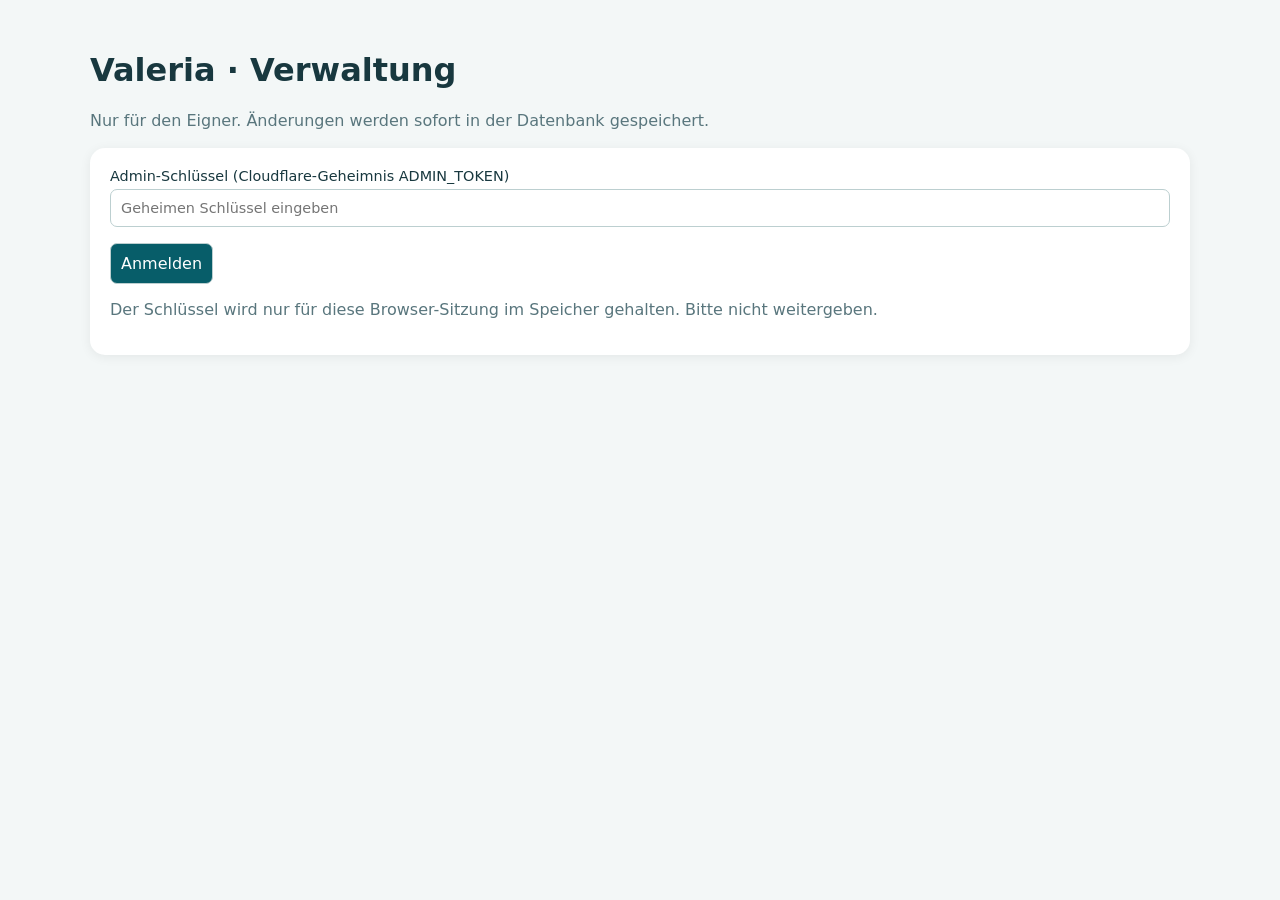
<file: admin.html>
<!doctype html><html lang="de"><head><meta charset="utf-8"><meta name="viewport" content="width=device-width,initial-scale=1"><meta name="robots" content="noindex,nofollow"><title>Valeria – Verwaltung</title><style>body{font:16px system-ui;background:#f3f7f7;color:#18383f;margin:0}main{max-width:1100px;margin:auto;padding:30px 18px}h1{font-size:2rem}.panel{background:white;padding:20px;border-radius:15px;margin:18px 0;box-shadow:0 2px 12px #0001}input,select,button{font:inherit;padding:10px;border:1px solid #bccfd0;border-radius:7px}input{max-width:100%;box-sizing:border-box}button{background:#075d69;color:white;cursor:pointer}button.secondary{background:white;color:#075d69}button:disabled{opacity:.5}.fields{display:grid;grid-template-columns:repeat(auto-fit,minmax(155px,1fr));gap:12px}label{display:flex;flex-direction:column;gap:5px;font-size:.9rem}table{border-collapse:collapse;width:100%}td,th{padding:10px;text-align:left;border-bottom:1px solid #dce5e6}th{font-size:.8rem}.scroll{overflow:auto}.actions{display:flex;gap:8px;flex-wrap:wrap}.muted{color:#59767d}.error{color:#b22}.success{color:#176a39}section[hidden]{display:none}</style></head><body><main><h1>Valeria · Verwaltung</h1><p class="muted">Nur für den Eigner. Änderungen werden sofort in der Datenbank gespeichert.</p><div class="panel" id="login"><label>Admin-Schlüssel (Cloudflare-Geheimnis ADMIN_TOKEN)<input id="token" type="password" autocomplete="off" placeholder="Geheimen Schlüssel eingeben"></label><p><button id="connect">Anmelden</button></p><p class="muted">Der Schlüssel wird nur für diese Browser-Sitzung im Speicher gehalten. Bitte nicht weitergeben.</p></div><p id="notice" role="status"></p><section id="workspace" hidden><div class="panel"><h2>E-Mail-Versand testen</h2><p>Sendet eine Testnachricht ausschließlich an deine hinterlegte iCloud-Adresse.</p><button id="mailTest" type="button">Test-E-Mail senden</button></div><div class="panel"><div class="actions"><h2 style="flex:1">Törns</h2><button id="add" class="secondary">+ Neuer Törn</button><button id="refresh" class="secondary">Aktualisieren</button></div><div class="scroll"><table><thead><tr><th>Datum</th><th>Törn</th><th>Preis</th><th>Freie Kojen</th><th>Öffentlich</th><th></th></tr></thead><tbody id="tripRows"></tbody></table></div></div><div class="panel" id="editor" hidden><h2 id="editTitle">Törn bearbeiten</h2><form id="tripForm"><div class="fields"><label>Titel DE<input name="title_de" required maxlength="200"></label><label>Title EN<input name="title_en" maxlength="200"></label><label>Название RU<input name="title_ru" maxlength="200"></label><label>Start<input name="start_date" type="date" required></label><label>Ende<input name="end_date" type="date" required></label><label>Preis €<input name="price_eur" type="number" min="0" max="100000" required></label><label>Online-Kontingent (inkl. bestätigter Buchungen)<select name="available_places"><option value="">Bitte festlegen</option><option>0</option><option>1</option><option>2</option><option>3</option><option>4</option></select></label><label>Veröffentlicht<select name="published"><option value="1">Ja</option><option value="0">Nein</option></select></label></div><p class="actions"><button type="submit">Speichern</button><button class="secondary" type="button" id="cancel">Abbrechen</button></p></form></div><div class="panel"><h2>Buchungsanfragen</h2><p class="muted">Lege pro Törn zunächst das Online-Kontingent fest: die Plätze, die für neue Onlinebuchungen zur Verfügung stehen. Bestätigte Onlinebuchungen werden davon automatisch abgezogen; Stornierungen geben sie wieder frei. Bereits außerhalb der Webseite belegte Plätze vorher abziehen. Anfragen belegen noch keine Plätze. Du bestätigst jede Buchung persönlich; Zahlungen stimmst du mit den Gästen ab.</p><div class="scroll"><table><thead><tr><th>Eingang</th><th>Gast</th><th>Törn</th><th>Personen</th><th>Typ</th><th>Status</th><th></th></tr></thead><tbody id="requestRows"></tbody></table></div></div></section></main><script src="admin.js?v=booking-1"></script></body></html>
</file>
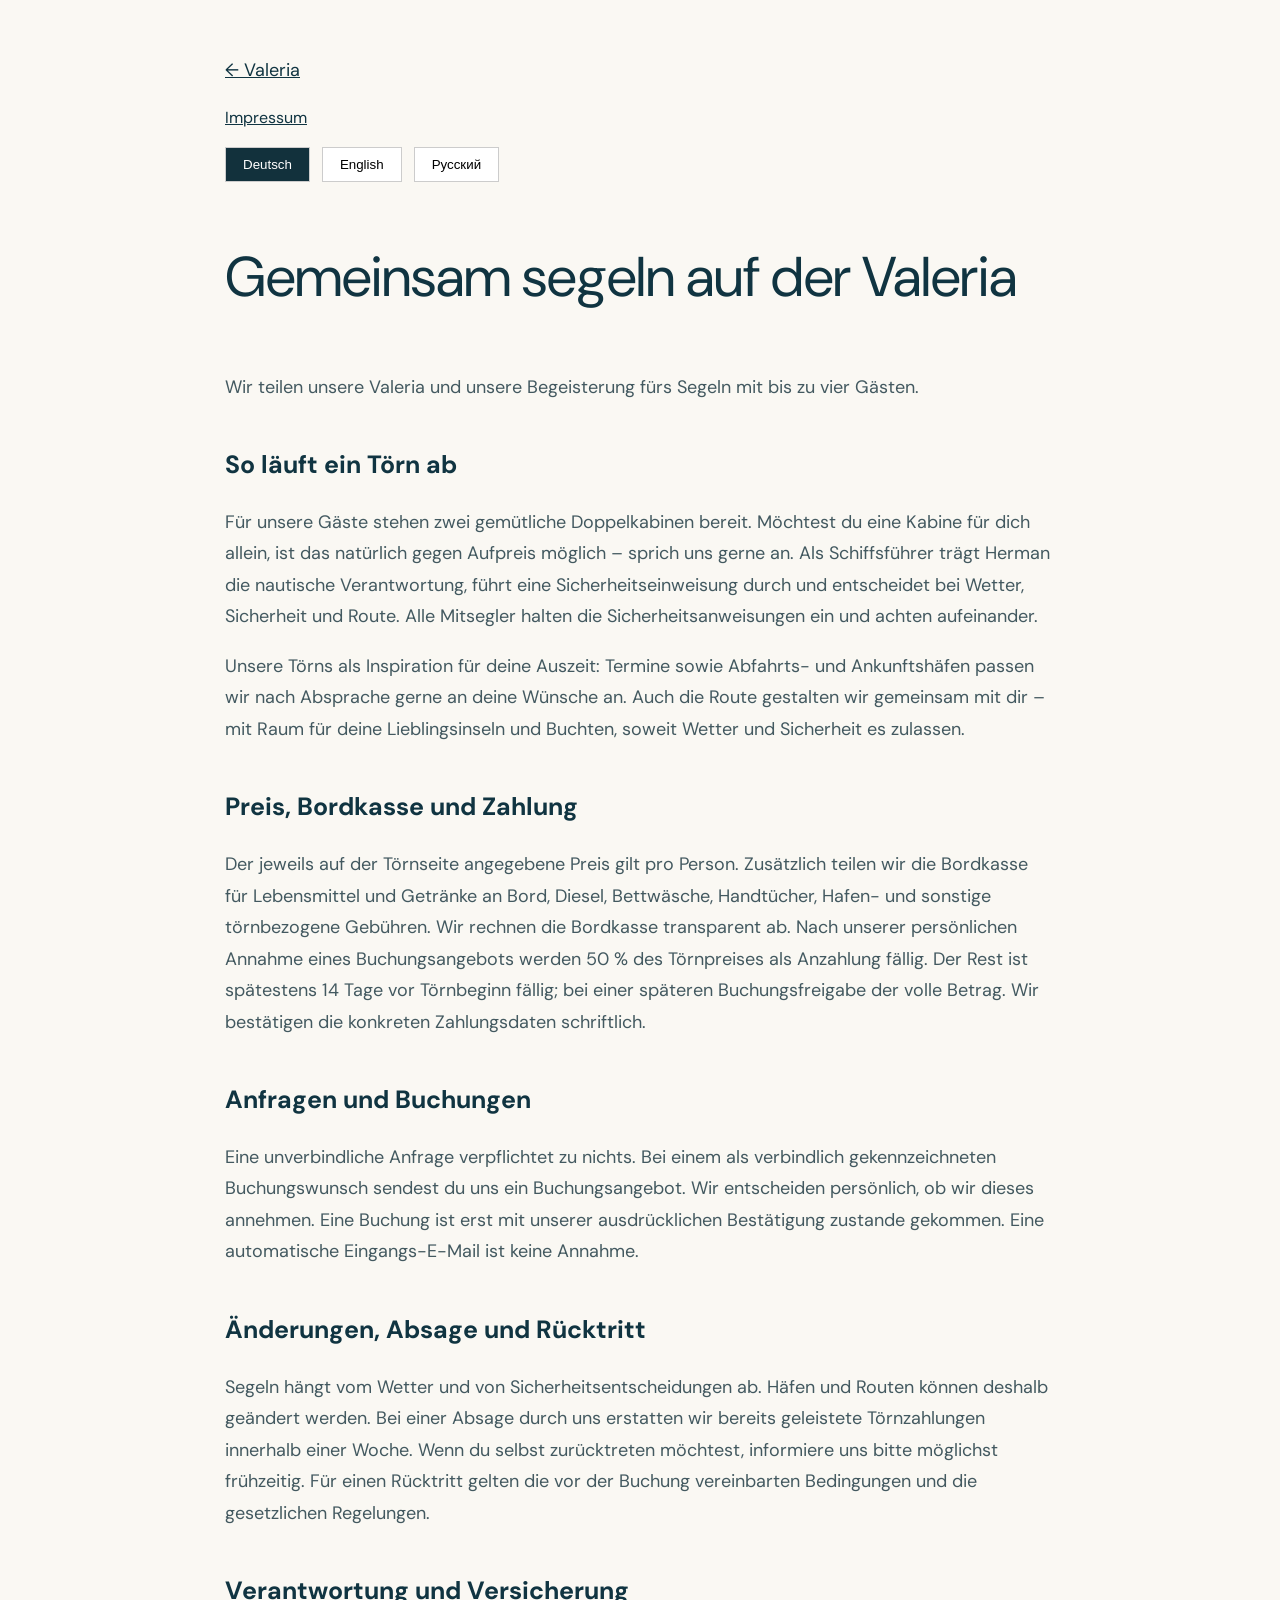
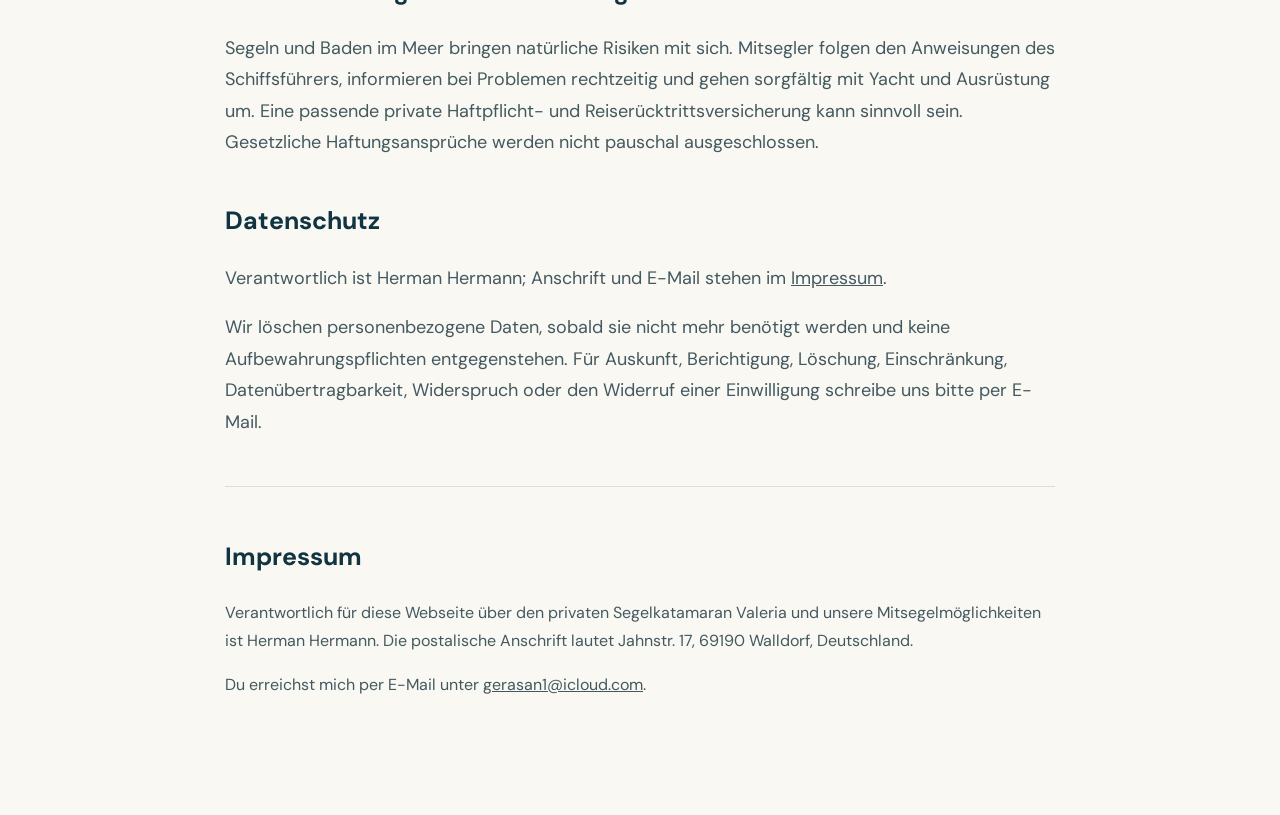
<file: legal.html>
<!doctype html><html lang="de"><head><meta charset="utf-8"><meta name="viewport" content="width=device-width,initial-scale=1"><meta name="robots" content="noindex, follow"><title>Valeria – Mitsegelregeln, Datenschutz & Impressum</title><link rel="stylesheet" href="styles.css"><style>.legal-wrap{max-width:880px;margin:auto;padding:55px 25px 100px}.legal-wrap h1{font-size:clamp(32px,5vw,56px);font-weight:400}.legal-wrap h2{font-size:25px;margin-top:40px}.legal-wrap p,.legal-wrap li{line-height:1.75;color:#435960}.legal-wrap a{text-decoration:underline}.notice-box{background:#f2eadd;border-left:3px solid #bd9963;padding:14px 18px}.languages{display:flex;gap:12px;margin:16px 0 28px}.languages button{padding:9px 17px;border:1px solid #ccc;background:#fff;cursor:pointer}.languages button[aria-pressed=true]{background:#12313c;color:white}.legal-panel[hidden]{display:none}.legal-nav{margin-top:18px;font-size:16px}#impressum{margin-top:48px;padding-top:8px;border-top:1px solid #d8deda;scroll-margin-top:28px}#impressum p{font-size:16px;line-height:1.75}</style></head><body><main class="legal-wrap"><a href="/">← Valeria</a><nav class="legal-nav" aria-label="Rechtliche Informationen"><a href="#impressum">Impressum</a></nav><div class="languages"><button data-lang="de" aria-pressed="true">Deutsch</button><button data-lang="en" aria-pressed="false">English</button><button data-lang="ru" aria-pressed="false">Русский</button></div>
<section class="legal-panel" data-panel="de"><h1>Gemeinsam segeln auf der Valeria</h1><p>Wir teilen unsere Valeria und unsere Begeisterung fürs Segeln mit bis zu vier Gästen.</p><h2>So läuft ein Törn ab</h2><p>Für unsere Gäste stehen zwei gemütliche Doppelkabinen bereit. Möchtest du eine Kabine für dich allein, ist das natürlich gegen Aufpreis möglich – sprich uns gerne an. Als Schiffsführer trägt Herman die nautische Verantwortung, führt eine Sicherheitseinweisung durch und entscheidet bei Wetter, Sicherheit und Route. Alle Mitsegler halten die Sicherheitsanweisungen ein und achten aufeinander.</p><p>Unsere Törns als Inspiration für deine Auszeit: Termine sowie Abfahrts- und Ankunftshäfen passen wir nach Absprache gerne an deine Wünsche an. Auch die Route gestalten wir gemeinsam mit dir – mit Raum für deine Lieblingsinseln und Buchten, soweit Wetter und Sicherheit es zulassen.</p><h2>Preis, Bordkasse und Zahlung</h2><p>Der jeweils auf der Törnseite angegebene Preis gilt pro Person. Zusätzlich teilen wir die Bordkasse für Lebensmittel und Getränke an Bord, Diesel, Bettwäsche, Handtücher, Hafen- und sonstige törnbezogene Gebühren. Wir rechnen die Bordkasse transparent ab. Nach unserer persönlichen Annahme eines Buchungsangebots werden 50 % des Törnpreises als Anzahlung fällig. Der Rest ist spätestens 14 Tage vor Törnbeginn fällig; bei einer späteren Buchungsfreigabe der volle Betrag. Wir bestätigen die konkreten Zahlungsdaten schriftlich.</p><h2>Anfragen und Buchungen</h2><p>Eine unverbindliche Anfrage verpflichtet zu nichts. Bei einem als verbindlich gekennzeichneten Buchungswunsch sendest du uns ein Buchungsangebot. Wir entscheiden persönlich, ob wir dieses annehmen. Eine Buchung ist erst mit unserer ausdrücklichen Bestätigung zustande gekommen. Eine automatische Eingangs-E-Mail ist keine Annahme.</p><h2>Änderungen, Absage und Rücktritt</h2><p>Segeln hängt vom Wetter und von Sicherheitsentscheidungen ab. Häfen und Routen können deshalb geändert werden. Bei einer Absage durch uns erstatten wir bereits geleistete Törnzahlungen innerhalb einer Woche. Wenn du selbst zurücktreten möchtest, informiere uns bitte möglichst frühzeitig. Für einen Rücktritt gelten die vor der Buchung vereinbarten Bedingungen und die gesetzlichen Regelungen.</p><h2>Verantwortung und Versicherung</h2><p>Segeln und Baden im Meer bringen natürliche Risiken mit sich. Mitsegler folgen den Anweisungen des Schiffsführers, informieren bei Problemen rechtzeitig und gehen sorgfältig mit Yacht und Ausrüstung um. Eine passende private Haftpflicht- und Reiserücktrittsversicherung kann sinnvoll sein. Gesetzliche Haftungsansprüche werden nicht pauschal ausgeschlossen.</p><h2>Datenschutz</h2><p>Verantwortlich ist Herman Hermann; Anschrift und E-Mail stehen im <a href="#impressum">Impressum</a>.</p><p>Wir löschen personenbezogene Daten, sobald sie nicht mehr benötigt werden und keine Aufbewahrungspflichten entgegenstehen. Für Auskunft, Berichtigung, Löschung, Einschränkung, Datenübertragbarkeit, Widerspruch oder den Widerruf einer Einwilligung schreibe uns bitte per E-Mail.</p></section>
<section class="legal-panel" data-panel="en" hidden><h1>Sailing together on Valeria</h1><p>We share our Valeria and our passion for sailing with up to four guests.</p><h2>Life aboard and safety</h2><p>Two comfortable double cabins welcome our guests. If you would like a cabin to yourself, sole use is of course available for a supplement – just get in touch. Herman is the skipper and makes final decisions on safety, weather and route. Guests participate in the safety briefing and follow the skipper’s instructions.</p><p>Our voyages are inspiration for your time away: we are happy to arrange dates and departure and arrival ports to suit your wishes. We can also plan the route together around your favourite islands and bays, weather and safety permitting.</p><h2>Costs and payment</h2><p>The trip price is shown per person. Shared onboard expenses include food, drinks, fuel, linen, towels, marina charges and other trip-related fees, accounted for transparently. After our personal acceptance, a 50% deposit is due and the remaining 50% is due 14 days before departure. If accepted within 14 days of departure, the full amount is due.</p><h2>Requests and booking</h2><p>General enquiries are non-binding. A binding booking request is an offer from you; a booking is confirmed only after our explicit acceptance. An automatic receipt email does not confirm a booking.</p><h2>Changes, cancellation and liability</h2><p>Weather and safety may require route changes. If we cancel the trip, trip payments received will be refunded within one week. If you need to cancel, please contact us as early as possible. The cancellation conditions agreed before booking and the applicable statutory rules apply. No blanket exclusion of statutory liability is intended.</p><h2>Privacy</h2><p>Herman Hermann is responsible for personal data. See the <a href="#impressum">Impressum</a> for the address and email.</p><p>We delete personal data when no longer needed, subject to retention obligations. Email us to request access, rectification, erasure, restriction or data portability, to object to processing or to withdraw consent.</p></section>
<section class="legal-panel" data-panel="ru" hidden><h1>Путешествуем под парусом на Valeria</h1><p>Мы делимся нашей Valeria и любовью к парусным путешествиям с компанией до четырёх гостей.</p><h2>Жизнь на борту и безопасность</h2><p>Для гостей предусмотрены две уютные двухместные каюты. Если хочется отдельную каюту, это, конечно, возможно за доплату — напишите нам. Герман отвечает за управление судном и принимает решения по безопасности, погоде и маршруту. Все гости проходят инструктаж и следуют указаниям капитана.</p><p>Наши путешествия — идеи для вашего отдыха: по согласованию мы с радостью подстроим даты, порты отправления и прибытия под ваши пожелания. Маршрут тоже составим вместе, с любимыми островами и бухтами, с учётом погоды и безопасности.</p><h2>Расходы и оплата</h2><p>Цена указана за человека. Общие расходы на питание, напитки, топливо, бельё, полотенца, стоянки и прочие затраты на рейс учитываются прозрачно. После нашего личного подтверждения требуется предоплата 50%, остаток — за 14 дней до начала путешествия. При подтверждении позднее этого срока оплачивается вся сумма.</p><h2>Заявки и бронирование</h2><p>Обычный вопрос не создаёт обязательств. Обязательная заявка является вашим предложением, но бронирование возникает только после нашего явного согласия. Автоматическое письмо о получении заявки не означает подтверждения бронирования.</p><h2>Изменения, отмена и ответственность</h2><p>Погода и безопасность могут потребовать изменения маршрута. Если поездку отменяем мы, уплаченные за неё суммы возвращаются в течение недели. Если вы хотите отказаться от участия, сообщите нам как можно раньше. Применяются условия отмены, согласованные до бронирования, и действующие нормы закона. Законная ответственность не исключается полностью.</p><h2>Конфиденциальность</h2><p>За персональные данные отвечает Herman Hermann. Адрес и электронная почта указаны в разделе <a href="#impressum">Impressum</a>.</p><p>Мы удаляем данные, когда они больше не нужны, с учётом обязательных сроков хранения. Для доступа, исправления, удаления, ограничения обработки, переноса данных, возражения или отзыва согласия напишите нам по электронной почте.</p></section><section id="impressum" aria-labelledby="impressum-title"><h2 id="impressum-title">Impressum</h2><p>Verantwortlich für diese Webseite über den privaten Segelkatamaran Valeria und unsere Mitsegelmöglichkeiten ist Herman Hermann. Die postalische Anschrift lautet Jahnstr. 17, 69190 Walldorf, Deutschland.</p><p>Du erreichst mich per E-Mail unter <a href="mailto:gerasan1@icloud.com">gerasan1@icloud.com</a>.</p></section></main><script>document.querySelectorAll('[data-lang]').forEach(b=>b.addEventListener('click',()=>{const l=b.dataset.lang;document.documentElement.lang=l;document.querySelectorAll('[data-lang]').forEach(x=>x.setAttribute('aria-pressed',String(x===b)));document.querySelectorAll('[data-panel]').forEach(x=>x.hidden=x.dataset.panel!==l)}));</script></body></html>
</file>
<file: styles.css>
@import url('https://fonts.googleapis.com/css2?family=DM+Sans:wght@400;500;600;700&family=Playfair+Display:ital,wght@0,400;1,400&display=swap');:root{--ink:#12313c;--cream:#f8f6f0;--sand:#c5a980}*{box-sizing:border-box}html{scroll-behavior:smooth}body{margin:0;background:var(--cream);color:var(--ink);font-family:'DM Sans',sans-serif}main{overflow:hidden}section{scroll-margin-top:110px}a{color:inherit;text-decoration:none}.nav{height:74px;display:flex;align-items:center;justify-content:space-between;padding:0 26px;position:fixed;top:16px;left:50%;transform:translateX(-50%);z-index:30;width:min(1240px,calc(100% - 28px));color:white;border:1px solid #ffffff2d;border-radius:18px;background:linear-gradient(180deg,#0c2837d9,#123241bc);box-shadow:0 12px 36px #09202c30;backdrop-filter:blur(14px);-webkit-backdrop-filter:blur(14px)}.logo{font-size:26px;letter-spacing:.25em;font-weight:600;line-height:1}.logo span{display:block;font-size:8px;letter-spacing:.33em;margin-top:9px;font-weight:400}.nav nav{display:flex;gap:24px;font-size:12px;letter-spacing:.08em}.nav-right{display:flex;align-items:center;gap:20px}.nav select{background:transparent;color:white;border:0;font-weight:700}.nav select option{color:#12313c}.nav-cta{border:1px solid #ffffff4d;padding:12px 18px;font-size:11px;text-transform:uppercase;letter-spacing:.1em;border-radius:12px;background:#ffffff12}.hero{min-height:760px;height:94vh;max-height:1100px;background:url('images/000062.webp') center/cover;position:relative;color:white}.hero-shade{position:absolute;inset:0;background:linear-gradient(90deg,#071d2cbb,#102c3650 65%,#102c3630),linear-gradient(0deg,#091c2a80,transparent 40%)}.hero-inner{position:relative;max-width:1320px;margin:auto;padding:clamp(210px,30vh,320px) 6% 60px}.eyebrow,.section-kicker{font-size:11px;letter-spacing:.25em;font-weight:700}.eyebrow{color:#e5d4b6}.hero h1{font-size:clamp(52px,6.5vw,100px);line-height:1.09;font-weight:400;letter-spacing:-.045em;margin:27px 0}.hero h1 em,h2 em{font-family:'Playfair Display',serif;font-weight:400}.hero p{max-width:470px;line-height:1.85;font-size:16px;color:#f1f1ed}.btn{display:inline-flex;justify-content:space-between;gap:45px;align-items:center;padding:19px 25px;border:0;font-size:12px;font-weight:700;letter-spacing:.07em;cursor:pointer}.btn-light{background:var(--cream);color:var(--ink);margin-top:26px}.btn-dark{background:var(--ink);color:white;width:100%;margin-top:15px}.hero-foot{display:flex;gap:35px;margin-top:100px;font-size:10px;letter-spacing:.18em;color:#e9e6df}.section{padding:110px max(6%,calc((100% - 1250px)/2))}.section-kicker{color:#a68d68}.intro-grid{display:grid;grid-template-columns:1fr 1fr;gap:14%;margin-top:28px}.intro h2,.section h2,.quote h2{font-size:clamp(45px,5vw,76px);font-weight:400;line-height:1.15;letter-spacing:-.04em;margin:0}.intro p,.contact p{line-height:1.9;color:#586a6b}.lead{font-size:19px!important;color:var(--ink)!important}.text-link{display:inline-block;border-bottom:1px solid var(--sand);padding-bottom:8px;margin-top:16px;font-size:12px;font-weight:700}.stats{display:grid;grid-template-columns:repeat(4,1fr);margin-top:95px;border-top:1px solid #d7d8d2;padding-top:32px}.stats strong{display:block;font-size:47px;font-family:'Playfair Display',serif;font-weight:400}.stats span{font-size:11px;letter-spacing:.12em;text-transform:uppercase;color:#788584}.photo-band{height:510px;display:grid;grid-template-columns:1.7fr 1fr;gap:12px}.photo-large{background:url('images/000245.webp') center/cover}.photo-small{background:url('images/000148.webp') center/cover}.trips{background:#eaece7}.section-heading{display:flex;justify-content:space-between;align-items:end;gap:40px}.section-heading h2{margin-top:25px}.section-heading p{max-width:330px;line-height:1.8;color:#607075}.trip-grid{display:grid;grid-template-columns:repeat(3,1fr);gap:22px;margin-top:50px}.trip-card{background:white;min-height:300px;display:flex;flex-direction:column;justify-content:space-between;padding:30px}.trip-card .tag{color:#a78d67;font-size:10px;letter-spacing:.2em}.trip-card h3{font-family:'Playfair Display',serif;font-weight:400;font-size:30px;margin:18px 0}.trip-card p{color:#657375;font-size:13px;line-height:1.7}.trip-card a{border-top:1px solid #ddd;padding-top:17px;font-size:12px;font-weight:700}.notice{font-size:12px;color:#647675;margin-top:24px}.quote{text-align:center;background:#153844;color:white;padding:110px 20px}.quote h2{margin:25px 0}.quote p{max-width:650px;margin:20px auto;line-height:1.8;color:#d2dedc}.quote-small{font-size:12px!important;color:#a9bcbc!important}.contact{display:grid;grid-template-columns:1fr 1fr;gap:12%}.contact h2{margin:25px 0}.payment-note{font-size:12px;line-height:1.8;border-left:2px solid var(--sand);padding-left:17px;margin-top:35px;color:#627272}form{background:white;padding:35px;box-shadow:0 12px 50px #1739430a}form label{display:block;font-size:11px;font-weight:700;margin:13px 0 8px}form input:not([type=checkbox]),form select,form textarea{display:block;width:100%;border:1px solid #d8deda;background:#fff;padding:13px;color:#193641;font:inherit;font-size:13px;border-radius:0}form .check{display:flex;gap:10px;align-items:start;font-weight:400;line-height:1.6}form .check input{margin-top:3px}#formStatus{font-size:12px}footer{background:#0e2832;color:white;padding:48px 6%;display:flex;justify-content:space-between;align-items:center;gap:30px;font-size:11px}footer .logo{font-size:20px}footer .logo span{font-size:7px}@media(max-width:850px){.nav{height:64px;top:10px;width:calc(100% - 18px);padding:0 16px;border-radius:14px}.nav nav{display:none}.nav-cta{display:none}.hero{height:800px;min-height:650px}.hero-inner{padding-top:220px}.hero-foot{margin-top:75px;flex-wrap:wrap}.section{padding:75px 6%}.intro-grid,.contact{grid-template-columns:1fr;gap:30px}.stats{grid-template-columns:1fr 1fr;gap:30px}.photo-band{height:310px}.trip-grid{grid-template-columns:1fr}.section-heading{display:block}footer{flex-direction:column;align-items:start}.quote{padding:85px 20px}}
/* Original Valeria photographs – v2 */
.hero {background-position:center 54%;}
.hero-shade {background:linear-gradient(90deg,#062334d9 0%,#08283482 50%,#06233442 100%),linear-gradient(0deg,#0c263c88,transparent 55%)}
.photo-large {background-position:center 52%}.photo-small {background-position:center 43%}
.gallery {background:#f8f6f0}.gallery-head{display:flex;justify-content:space-between;align-items:end;gap:25px;margin-bottom:35px}.gallery-head p{max-width:410px;line-height:1.8;color:#627277}.gallery-grid{display:grid;grid-template-columns:repeat(12,1fr);gap:12px}.gallery-item{position:relative;overflow:hidden;border:0;padding:0;cursor:pointer;background:#dde6e4;grid-column:span 3;height:280px;text-align:left}.gallery-item:nth-child(1),.gallery-item:nth-child(6){grid-column:span 6;height:380px}.gallery-item:nth-child(2),.gallery-item:nth-child(3){grid-column:span 3;height:380px}.gallery-item img{width:100%;height:100%;object-fit:cover;transition:transform .6s}.gallery-item:hover img{transform:scale(1.045)}.gallery-item span{position:absolute;left:0;right:0;bottom:0;color:#fff;font-size:12px;letter-spacing:.04em;padding:45px 18px 17px;background:linear-gradient(transparent,#061e2bb9)}.modal{position:fixed;inset:0;z-index:99;background:#041925ed;display:none;align-items:center;justify-content:center;padding:55px 30px 30px}.modal.open{display:flex}.modal img{max-width:100%;max-height:100%;object-fit:contain}.modal button{position:absolute;right:22px;top:18px;background:#fff;color:#12313c;border:0;width:44px;height:44px;cursor:pointer;font-size:28px}.top-note{display:block;color:#d5c9b6;font-size:11px;letter-spacing:.06em;margin-top:24px}.coming{border:1px solid #d9ddd7;background:#fff;padding:28px;margin-top:32px;display:flex;justify-content:space-between;align-items:center;gap:18px}.coming p{color:#637579;font-size:13px;line-height:1.6;margin:7px 0 0}.coming b{font-size:17px;font-weight:600}.coming a{border-bottom:1px solid var(--sand);white-space:nowrap;padding-bottom:6px;font-size:12px;font-weight:700}
@media(max-width:800px){.gallery-head{display:block}.gallery-grid{grid-template-columns:repeat(2,1fr)}.gallery-item,.gallery-item:nth-child(1),.gallery-item:nth-child(2),.gallery-item:nth-child(3),.gallery-item:nth-child(6){grid-column:span 1;height:255px}.gallery-item:first-child{grid-column:span 2;height:320px}.coming{display:block}.coming a{display:inline-block;margin-top:15px}}

.guest-reviews{background:#f3f5f1}.guest-reviews h2{font-size:clamp(32px,5vw,60px);font-weight:500;margin:12px 0 14px}.review-intro{color:#5b6b70;max-width:700px;line-height:1.6}.reviews-grid{display:grid;grid-template-columns:repeat(3,minmax(0,1fr));gap:18px;margin:30px 0}.review-card{background:#fff;border:1px solid #dde5e3;padding:28px;display:flex;flex-direction:column;gap:14px;min-height:210px}.review-stars{color:#b98b44;letter-spacing:3px}.review-card p{line-height:1.65;font-size:15px;margin:0;flex:1}.review-author{font-weight:600;font-size:12px;color:#657b81}.reviews-source a{border-bottom:1px solid #a78650;padding-bottom:5px;font-weight:600}.booking-info{padding:24px;border:1px solid #d1dcd9;background:#eff5f3;line-height:1.8}.booking-info a{display:block;color:#145d66;font-weight:700;text-decoration:underline;margin-top:10px}#requestForm[hidden]{display:none!important}@media(max-width:850px){.reviews-grid{grid-template-columns:repeat(2,minmax(0,1fr))}}@media(max-width:600px){.reviews-grid{grid-template-columns:1fr}}

/* V14: Ionian editorial layout, compact departures */
.lifestyle{background:#fbfaf7}.lifestyle-layout{display:grid;grid-template-columns:1.16fr .84fr;gap:9%;align-items:center;margin-top:26px}.lifestyle-layout p{line-height:1.86;color:#52686d}.lifestyle-layout img{width:100%;height:520px;object-fit:cover}.lifestyle .lead{font-size:20px!important}.region{background:#11343e;color:#fff}.region .section-kicker,.canal .section-kicker{color:#e3c39b}.region-top{display:flex;align-items:end;justify-content:space-between;gap:6%;margin:28px 0 40px}.region-lead{font-size:18px;line-height:1.8;max-width:630px;color:#d1e1df}.region-strap{max-width:240px;line-height:2.2;letter-spacing:.13em;font-size:11px;color:#d2c2a8}.destination-grid{display:grid;grid-template-columns:1.2fr 1fr 1fr;gap:15px}.destination{background:#f5f3ec;color:#163642;overflow:hidden}.destination img{width:100%;height:240px;object-fit:cover;display:block}.destination.feature img{height:240px}.destination>div{padding:27px}.destination span{font-size:10px;letter-spacing:.17em;color:#9a7b52;font-weight:700}.destination h3{font:normal 27px 'Playfair Display',serif;margin:12px 0}.destination p{font-size:13px;line-height:1.8;color:#5c7073}.specials{display:grid;grid-template-columns:1fr 1fr;gap:40px;border-top:1px solid #ffffff42;margin-top:45px;padding-top:24px}.specials h3{font:normal 26px 'Playfair Display',serif;margin:12px 0}.specials p{color:#d0dddd;line-height:1.8;max-width:510px;font-size:14px}.special-number{color:#ddc49e;font-size:12px;letter-spacing:.2em}.canal{display:grid;grid-template-columns:1.05fr .95fr;gap:8%;background:#e8e2d6;align-items:center}.canal h2{margin:22px 0}.canal-copy p{line-height:1.9;color:#526469;max-width:590px}.canal .section-kicker{color:#ad8754}.canal .canal-note{font-size:12px;border-left:2px solid #b8996d;padding-left:15px}.canal-art{height:390px;position:relative;overflow:hidden;background:linear-gradient(180deg,#b3c8c8,#e6d6be 46%,#387d8c 46%,#0e5268 100%)}.canal-cliffs{position:absolute;inset:0;background:linear-gradient(110deg,#baa184 0 32%,transparent 32% 68%,#ab9275 68%);clip-path:polygon(0 0,100% 0,100% 100%,78% 100%,55% 36%,45% 36%,22% 100%,0 100%);opacity:.9}.canal-art span{position:absolute;bottom:23px;right:20px;color:white;font-size:10px;letter-spacing:.2em}.route-map-section{background:#faf9f5}.region-map{height:430px;border:1px solid #d4ded9;margin-top:30px;z-index:1}.map-caption{font-size:11px;color:#657578;line-height:1.6}.trip-list{display:flex;flex-direction:column;gap:0;margin-top:35px;border-top:1px solid #cdd6d1}.trip-row{display:grid;grid-template-columns:195px minmax(180px,1fr) 140px 95px 145px;align-items:center;gap:14px;background:transparent;border-bottom:1px solid #cdd6d1;padding:17px 13px;min-height:78px}.trip-row:nth-child(even){background:#ffffff88}.trip-date{font-size:12px;color:#587077;white-space:nowrap}.trip-route{font-size:16px;font-weight:600}.trip-availability{font-size:11px;color:#667974}.trip-price{font-size:16px;font-weight:700;white-space:nowrap}.trip-action{display:inline-block;text-align:center;padding:12px 8px;background:#153c48;color:white;font-size:12px;font-weight:700}.trip-action:hover{background:#286778}.trip-row:hover{background:#fff}.hero{background-position:center 54%}
@media(max-width:980px){.trip-row{grid-template-columns:160px minmax(160px,1fr) 110px 80px}.trip-availability{display:none}.destination-grid{grid-template-columns:1fr 1fr}.destination.feature{grid-column:span 2}}@media(max-width:650px){.lifestyle-layout,.canal{grid-template-columns:1fr}.lifestyle-layout img{height:310px}.region-top{display:block}.region-strap{max-width:none}.destination-grid,.specials{grid-template-columns:1fr}.destination.feature{grid-column:auto}.region-map{height:350px}.trip-row{grid-template-columns:1fr auto;gap:7px;padding:18px 12px}.trip-date{grid-column:1}.trip-route{grid-column:1;grid-row:2}.trip-price{grid-column:2;grid-row:1}.trip-action{grid-column:2;grid-row:2}.canal-art{height:260px}}

/* V16: responsive, entirely self-contained illustrated map */
.illustrated-map{margin:30px 0 0;overflow:hidden;border-radius:16px;box-shadow:0 15px 55px #1539451c;border:1px solid #d6e5dc;line-height:0;background:#bcdcd9}
.illustrated-map img{display:block;width:100%;height:auto;max-height:none;object-fit:contain}
@media(max-width:650px){.illustrated-map{overflow-x:auto}.illustrated-map img{width:900px;max-width:none}}

/* V17: authentic listing descriptions / exact coastline map */
.detail-offer{background:#f5f3ed}.detail-offer h2{max-width:900px}.detail-offer .lead{max-width:860px;margin-bottom:32px}.offer-grid{display:grid;grid-template-columns:repeat(4,minmax(0,1fr));gap:14px}.offer-grid article{background:#fff;padding:26px 22px;border-radius:6px;border-top:3px solid #c0a172}.offer-grid article>span{color:#b49a6f;font:700 11px/1.4 sans-serif;letter-spacing:.15em}.offer-grid h3{margin:11px 0;font-size:20px}.offer-grid p{font-size:14px;line-height:1.65;color:#4c6063}.offer-bottom{max-width:940px;line-height:1.85;margin:30px 0 0}.illustrated-map img{display:block;width:100%;height:auto;border-radius:8px;box-shadow:0 8px 30px #1234}.booking-terms{margin:0 0 22px;padding:15px 17px;border:1px solid #cad4d2;border-radius:8px;background:#f4f7f5}.booking-terms summary{font-weight:700;cursor:pointer}.booking-terms p{margin:11px 0 0;font-size:14px;line-height:1.6}@media(max-width:920px){.offer-grid{grid-template-columns:repeat(2,minmax(0,1fr))}}@media(max-width:560px){.offer-grid{grid-template-columns:1fr}}

/* V18: polished navigation, side map and cleaner trip list */
.route-map-section{display:grid;grid-template-columns:minmax(0,1fr) 390px;gap:34px;align-items:start}.route-map-section .section-heading{display:block;margin-bottom:0}.route-map-section .section-heading p{max-width:620px}.route-map-section .illustrated-map{grid-column:2;grid-row:1 / span 2;margin:0;max-width:390px;justify-self:end;position:sticky;top:118px}.route-map-section .map-caption{grid-column:1;font-size:12px;max-width:700px}.trip-list{display:flex;flex-direction:column;gap:14px;margin-top:38px;border-top:0}.trip-row{display:grid;grid-template-columns:220px minmax(260px,1fr) 170px 176px;align-items:center;gap:18px;background:#fff;border:1px solid #d9e0dc;padding:18px 22px;min-height:88px;border-radius:16px;box-shadow:0 10px 30px #12313c0a}.trip-row:nth-child(even){background:#fff}.trip-row:hover{transform:translateY(-1px);box-shadow:0 14px 34px #12313c12;background:#fff}.trip-date{font-size:13px;color:#587077;white-space:nowrap;line-height:1.45}.trip-route{font-size:16px;font-weight:700;line-height:1.35}.trip-availability{font-size:11px;color:#4f686c;background:#edf4f1;border:1px solid #dbe7e2;border-radius:999px;padding:10px 12px;justify-self:start;text-align:center}.trip-action{display:inline-block;text-align:center;padding:14px 16px;background:#153c48;color:white;font-size:12px;font-weight:700;border-radius:12px;white-space:nowrap}.notice{font-size:14px;color:#4f666c;margin-top:18px;line-height:1.7}.notice strong{color:#12313c}.trip-price{display:none!important}.route-map-section .section-kicker{margin-bottom:10px}@media(max-width:1100px){.route-map-section{grid-template-columns:1fr 330px}.route-map-section .illustrated-map{max-width:330px}.trip-row{grid-template-columns:190px minmax(220px,1fr) 160px 160px}}@media(max-width:860px){.route-map-section{grid-template-columns:1fr}.route-map-section .illustrated-map{grid-column:1;grid-row:auto;max-width:100%;position:relative;top:auto;justify-self:stretch;margin-top:12px}.route-map-section .map-caption{grid-column:1}.trip-row{grid-template-columns:1fr auto;gap:10px;padding:16px}.trip-date{grid-column:1;grid-row:1}.trip-route{grid-column:1;grid-row:2}.trip-availability{grid-column:1;grid-row:3;justify-self:start}.trip-action{grid-column:2;grid-row:1 / span 3;align-self:center}}@media(max-width:540px){.nav-right{gap:10px}.logo{font-size:20px}.logo span{font-size:7px;margin-top:6px}.trip-action{width:100%}.trip-row{grid-template-columns:1fr}.trip-action{grid-column:1;grid-row:auto}.trip-availability{grid-row:auto}}


/* ================= VALERIA V19 – premium editorial refinements ================ */
:root{--ink:#103441;--cream:#faf8f3;--sand:#c7a77a;--muted:#63787d}
html{scroll-padding-top:110px}
body{background:var(--cream);-webkit-font-smoothing:antialiased}
section{scroll-margin-top:100px}
::selection{background:#c8e1dd;color:#12313c}
a:focus-visible,button:focus-visible,input:focus-visible,select:focus-visible,textarea:focus-visible,summary:focus-visible{outline:3px solid #deac68;outline-offset:3px}
.skip-link{position:fixed;top:-100px;left:22px;z-index:9999;background:#fff;color:#12313c;padding:12px 18px;border-radius:10px}.skip-link:focus{top:10px}
/* premium floating navigation */
.nav{top:18px;max-width:1250px;box-shadow:0 18px 46px #001d2e55;border:1px solid #ffffff40;background:#0a2d3cc9;backdrop-filter:blur(22px);-webkit-backdrop-filter:blur(22px)}
.nav .logo{font-family:'DM Sans',sans-serif;font-size:24px;font-weight:600;letter-spacing:.24em;flex-shrink:0}.nav nav{gap:clamp(14px,1.9vw,29px)}.nav nav a{opacity:.83;transition:opacity .25s,color .25s}.nav nav a:hover{color:#f4dcba;opacity:1}.nav-cta{background:#e9d4b6;color:#153440;border:1px solid #e9d4b6;font-weight:700;transition:background .25s}.nav-cta:hover{background:#fff}
.nav select{padding:10px 6px;cursor:pointer}
.nav-toggle{display:none;background:transparent;border:0;width:38px;height:40px;align-items:center;justify-content:center;flex-direction:column;gap:5px;cursor:pointer}.nav-toggle span{width:22px;height:2px;background:#fff;display:block;transition:transform .2s,opacity .2s}
/* hero: editorial typography / actions */
.hero{min-height:720px;background-position:center 51%}.hero-shade{background:linear-gradient(90deg,#061b28d9 0%,#092c3c8c 56%,#05233135 100%),linear-gradient(0deg,#0618249c,transparent 48%)}
.hero-inner{padding-top:clamp(188px,27vh,300px);max-width:1400px}
.hero .eyebrow{display:inline-flex;align-items:center;gap:14px;font-size:11px;letter-spacing:.23em;color:#f0d1a5}.hero .eyebrow:before{content:"";width:38px;height:1px;background:#e7c392}
.hero h1{max-width:920px;font-size:clamp(54px,6.8vw,108px);line-height:1.035;letter-spacing:-.053em;margin:28px 0 23px;text-wrap:balance}.hero h1 em{color:#edddc4}
.hero p{font-size:18px;max-width:530px;line-height:1.75;color:#f3f5ef}
.hero-actions{display:flex;flex-wrap:wrap;gap:12px;margin-top:32px}.hero-actions .btn{margin-top:0;min-height:56px;border-radius:5px;padding:17px 23px;gap:40px;font-size:12px;letter-spacing:.045em}.btn-light{background:#ead5b6;color:#123744}.btn-light:hover{background:white}.btn-ghost{border:1px solid #fff8;background:#ffffff15;color:white;transition:background .2s}.btn-ghost:hover{background:#ffffff35}
.hero-foot{display:flex;gap:0;margin-top:clamp(70px,12vh,125px);border-top:1px solid #ffffff61;padding-top:22px;width:max-content;max-width:100%;flex-wrap:wrap}.hero-foot span{color:#f1e9dc;padding:0 22px;border-right:1px solid #ffffff55;font-size:11px;font-weight:600;letter-spacing:.09em}.hero-foot span:first-child{padding-left:0}.hero-foot span:last-child{border-right:0}
/* section rhythm */
.section{padding-top:100px;padding-bottom:100px}.section-kicker{font-size:11px;letter-spacing:.21em}.intro{background:linear-gradient(180deg,#fffdf9,#f8f6f0)}
.intro-grid{gap:12%}.intro h2,.section h2{letter-spacing:-.05em}.intro-grid .lead{font-size:21px!important;line-height:1.65!important}.intro-grid p:not(.lead){font-size:15px;line-height:1.9}.stats{border-top:1px solid #d6d9d2;margin-top:75px}.stats strong{font-size:49px}.stats>div{padding-right:18px}.stats span{display:block;margin-top:6px}
.detail-offer{background:#f5f2e9}.offer-grid{gap:17px;margin-top:8px}.offer-grid article{border:1px solid #e7e2d6;border-top:3px solid #c0a172;border-radius:12px;box-shadow:0 12px 30px #12313c08;transition:transform .22s}.offer-grid article:hover{transform:translateY(-3px)}.offer-grid h3{font-size:19px}.offer-grid p{font-size:14px}
.destination{border-radius:9px}.destination img{transition:transform .4s}.destination:hover img{transform:scale(1.025)}
/* region map as a secondary visual – never an oversized centerpiece */
.route-map-section{grid-template-columns:minmax(0,1fr) 335px;gap:42px;align-items:center}.route-map-section .illustrated-map{max-width:335px;position:relative;top:auto;border-radius:12px;border:1px solid #ccdcd5;box-shadow:0 18px 40px #08293818}.illustrated-map img{border-radius:10px;box-shadow:none}.route-map-section .section-heading h2{margin-top:21px}
/* departures: compact, transparent pricing */
.trips{background:#e9eee9}.trip-list{gap:10px}.trip-row{min-height:74px;border-radius:11px;padding:15px 20px;box-shadow:0 4px 15px #12313c08}.trip-row:hover{box-shadow:0 9px 25px #12313c13}.trip-action{border-radius:8px}.trip-availability{font-size:11px}.trips>.notice{margin-top:24px;padding:18px 22px;border:1px solid #cbd8d2;border-radius:11px;background:#f9fbf8;font-size:14px;max-width:800px}
/* testimonials feel curated and personal, while preserving all nine */
.guest-reviews{background:#fdfcf8}.guest-reviews .section-kicker{margin-bottom:17px}.guest-reviews h2{margin:0 0 10px}.review-intro{font-size:13px;margin:0;max-width:650px}.reviews-overview{display:flex;align-items:center;gap:27px;border-top:1px solid #d9ded6;border-bottom:1px solid #d9ded6;padding:23px 0;margin-top:30px}.reviews-score{display:flex;align-items:center;gap:13px;flex-shrink:0}.reviews-score>span:first-child{font:normal 53px/1 'Playfair Display',serif;color:#123b47}.reviews-score .stars{letter-spacing:3px;color:#b58d56;font-size:17px}.reviews-overview-copy{flex:1}.reviews-overview-copy strong{font-size:15px}.reviews-overview-copy p{font-size:12px;color:#5f7375;line-height:1.6;margin:5px 0 0}.reviews-overview>.text-link{margin:0;white-space:nowrap}
.reviews-grid{display:grid;grid-template-columns:repeat(3,minmax(0,1fr));gap:15px;margin:25px 0 0}.review-card{border:1px solid #e2e5dc;border-radius:12px;padding:26px;min-height:220px;background:#f8f6ef;gap:18px;box-shadow:none}.review-card:nth-child(3n+2){background:#fff}.review-stars{font-size:14px;letter-spacing:3px}.review-card p{font-size:15px;line-height:1.75}.review-author{font-size:12px;color:#5b7072}
/* contact: reassuring, editorial rather than corporate */
.contact{grid-template-columns:minmax(0,.82fr) minmax(0,1.18fr);gap:8%;background:linear-gradient(135deg,#f6f1e8 0%,#f8f6f0 60%,#e6eeeb 100%);align-items:start}.contact>div:first-child{position:sticky;top:126px}.contact h2{margin:23px 0 25px}.contact>div:first-child>p{font-size:16px;max-width:390px;line-height:1.8}.booking-steps{border-top:1px solid #cfdbd7;margin:34px 0 26px;max-width:390px}.booking-steps>div{display:flex;gap:23px;align-items:center;padding:12px 0;border-bottom:1px solid #cfdbd7}.booking-steps span{font:normal 19px 'Playfair Display',serif;color:#b19266}.booking-steps p{margin:0!important;font-size:14px!important;line-height:1.6!important;color:#304d55!important}.contact-personal{border-left:2px solid #b99b70;padding-left:17px;max-width:400px}.contact-personal p{font-size:13px;color:#50656a;line-height:1.75;margin:0}
#requestForm{border-radius:16px;background:#fff;box-shadow:0 25px 65px #16394518;padding:clamp(26px,3.3vw,48px);border:1px solid #e3e9e4}#requestForm .form-intro{padding-bottom:20px;margin-bottom:19px;border-bottom:1px solid #e3e8e3}.form-eyebrow{font-weight:700;letter-spacing:.21em;font-size:10px;color:#b18c5e}#requestForm .form-intro h3{font:normal clamp(25px,2.8vw,38px)/1.2 'Playfair Display',serif;margin:12px 0 7px;letter-spacing:-.03em}#requestForm .form-intro p{font-size:13px;color:#6a7b7e;margin:0;line-height:1.65}
form label{font-size:12px;margin:17px 0 7px;color:#254550}form input:not([type=checkbox]),form select,form textarea{padding:15px 13px;border:1px solid #d7e0dd;border-radius:8px;background:#fafcfb;transition:border-color .2s,box-shadow .2s}form input:focus,form select:focus,form textarea:focus{border-color:#75a3a0;box-shadow:0 0 0 3px #80b3a025;outline:none}.booking-terms{background:#f2f6f3;border-color:#d5e1dd;border-radius:10px}.booking-terms summary{font-size:13px}form .check{font-size:12px;color:#486168}.btn-dark{border-radius:9px;padding:18px 22px;font-size:13px}.btn-dark:hover{background:#22566a}#bookingInfo{background:#fff;border-radius:14px;padding:30px;box-shadow:0 18px 38px #12313c12}
footer{padding:55px 6%;border-top:1px solid #ffffff18}
/* accessible responsive nav */
@media(max-width:1050px){.nav nav{gap:12px}.nav nav a{font-size:11px}.nav-cta{padding:10px 12px}}
@media(max-width:900px){.nav{height:66px;top:10px;width:calc(100% - 22px);padding:0 16px;border-radius:13px}.nav-toggle{display:flex;order:2}.nav-right{gap:8px}.nav-right select{order:1}.nav .nav-cta{display:none}.nav nav{display:none;position:absolute;top:calc(100% + 8px);left:0;right:0;background:#103541f7;border:1px solid #ffffff3b;border-radius:13px;box-shadow:0 18px 30px #001e2b4d;padding:16px;flex-direction:column;align-items:stretch;gap:0;backdrop-filter:blur(22px)}.nav.is-open nav{display:flex}.nav nav a{padding:12px 14px;display:block;font-size:14px;border-bottom:1px solid #ffffff22}.nav nav a:last-child{border-bottom:0}.nav.is-open .nav-toggle span:first-child{transform:translateY(7px) rotate(45deg)}.nav.is-open .nav-toggle span:nth-child(2){opacity:0}.nav.is-open .nav-toggle span:last-child{transform:translateY(-7px) rotate(-45deg)}.route-map-section{grid-template-columns:minmax(0,1fr) minmax(0,290px);gap:25px}.route-map-section .illustrated-map{max-width:290px}.contact{grid-template-columns:1fr;gap:40px}.contact>div:first-child{position:static}.contact>div:first-child>p{max-width:650px}.booking-steps{max-width:720px;display:flex;gap:18px}.booking-steps>div{flex:1;border-bottom:none}.contact-personal{max-width:650px}}
@media(max-width:740px){.section{padding-top:75px;padding-bottom:75px}.hero{height:auto;min-height:730px;max-height:none}.hero-inner{padding:175px 6% 50px}.hero h1{font-size:clamp(47px,10vw,72px)}.hero p{font-size:16px}.hero-foot{margin-top:75px;gap:13px}.hero-foot span{font-size:10px;padding:0 12px}.hero-foot span:first-child{padding-left:0}.route-map-section{display:block}.route-map-section .illustrated-map{margin-top:28px;max-width:min(400px,100%);margin-left:0}.route-map-section .map-caption{margin-top:15px}.reviews-overview{flex-wrap:wrap}.reviews-overview>.text-link{margin-top:0}.reviews-grid{grid-template-columns:repeat(2,minmax(0,1fr))}.booking-steps{display:block}.booking-steps>div{border-bottom:1px solid #cfdbd7}}
@media(max-width:540px){.nav .logo{font-size:20px}.nav .logo span{font-size:6px}.hero-actions{flex-direction:column;align-items:stretch;max-width:350px}.hero-actions .btn{justify-content:space-between}.hero-foot span{border-right:none;padding-left:0;padding-right:0;width:100%}.review-card{min-height:0;padding:22px}.reviews-grid{grid-template-columns:1fr}.reviews-overview{gap:10px}.reviews-overview-copy{flex-basis:100%}.contact{padding-left:5%;padding-right:5%}#requestForm{padding:24px 20px}.offer-grid article{padding:20px}}
@media(prefers-reduced-motion:reduce){html{scroll-behavior:auto}*,*:before,*:after{transition:none!important;animation:none!important}}

/* V19 final responsive guards */
@media(max-width:1020px){.trip-row{grid-template-columns:170px minmax(170px,1fr) 135px 145px;gap:10px;padding:14px 16px}}
@media(max-width:960px){.trip-row{grid-template-columns:minmax(0,1fr) auto;gap:9px;padding:16px}.trip-date{grid-column:1;grid-row:1}.trip-route{grid-column:1;grid-row:2}.trip-availability{grid-column:1;grid-row:3;justify-self:start}.trip-action{grid-column:2;grid-row:1 / span 3;align-self:center}}
@media(max-width:650px){.route-map-section .illustrated-map{overflow:hidden}.route-map-section .illustrated-map img{display:block;width:100%;max-width:100%;height:auto}}
@media(max-width:540px){.trip-row{grid-template-columns:1fr}.trip-action{grid-column:1;grid-row:auto}}

/* VALERIA V20 – evolutionary image and gallery update; original V19 premium design kept */
.hero{background-image:url('images/favoriten/A3-valeria-002985.webp');background-position:center 46%;}
.photo-large{background-image:url('images/favoriten/A3-valeria-002985.webp');}
.photo-small{background-image:url('images/favoriten/A2-valeria-001840.webp');}
.canal-art{min-height:450px;position:relative;border-radius:2px;overflow:hidden;}
.canal-art .canal-cliffs{display:none}
.canal-art span{position:absolute;bottom:22px;left:25px;padding:9px 13px;background:#17374499;color:#fff;letter-spacing:.13em;font-size:11px}
.gallery-toolbar{display:flex;align-items:center;justify-content:space-between;gap:18px;flex-wrap:wrap;margin:22px 0 28px}
.gallery-filters{display:flex;flex-wrap:wrap;gap:9px}
.gallery-chip{border:1px solid #cbd4d2;background:transparent;color:#244853;border-radius:100px;padding:10px 15px;cursor:pointer;font:600 12px 'DM Sans',sans-serif;transition:.2s}
.gallery-chip:hover,.gallery-chip.active{background:#153844;border-color:#153844;color:#fff}
.gallery-count{color:#738486;font-size:12px}
.gallery-more{display:block;margin:34px auto 0;padding:16px 28px;border:1px solid #153844;background:transparent;color:#153844;cursor:pointer;font:600 12px 'DM Sans',sans-serif;letter-spacing:.08em}
.gallery-more:hover{background:#153844;color:#fff}
.gallery-more[hidden]{display:none}
.gallery-item img{object-position:center}
.modal .photo-step{position:absolute;z-index:2;top:50%;transform:translateY(-50%);background:#f8f6f0c9;color:#153844;border:0;width:46px;height:56px;font-size:38px;cursor:pointer}
.modal #photoPrev{left:20px;right:auto}
.modal #photoNext{right:20px;left:auto}
.modal .photo-caption{position:absolute;bottom:15px;left:50%;transform:translateX(-50%);color:white;background:#0c2636c9;padding:8px 18px;border-radius:20px;font-size:12px;max-width:90%;text-align:center}
@media(max-width:700px){.gallery-chip{padding:8px 11px}.gallery-toolbar{align-items:flex-start}.modal .photo-step{width:38px;height:46px;font-size:29px}.modal #photoPrev{left:2px}.modal #photoNext{right:2px}.canal-art{min-height:330px}}

/* V21 – readable typography, editorial photography, illustrated animated route */
body{font-size:16px;line-height:1.65}
.nav nav{font-size:14px;letter-spacing:.025em;gap:18px}
.nav-cta{font-size:13px}
.section-kicker,.eyebrow{font-size:13px;letter-spacing:.15em;line-height:1.5}
.logo span{font-size:10px}
.hero p{font-size:18px;line-height:1.75}
.hero-foot{font-size:13px;letter-spacing:.07em}
.intro p,.contact p,.lifestyle-layout p,.offer-grid p,.destination p,.specials p,.canal-copy p,.region-lead,.review-intro{font-size:16px;line-height:1.78}
.stats span{font-size:13px;letter-spacing:.04em}
.destination span,.gallery-item span,.special-number,.form-eyebrow{font-size:13px}
.region-strap{font-size:14px;letter-spacing:.06em}
.map-caption,.canal .canal-note,.review-author,.reviews-overview-copy p,.notice,.trip-date,.trip-availability,.form-intro p,.booking-disclaimer{font-size:14px!important}
.gallery-chip,.gallery-count,.gallery-more,.trip-action,.btn,.text-link,.booking-terms summary,.nav nav a{font-size:14px}
form label,form .check,form input:not([type=checkbox]),form select,form textarea{font-size:15px}
.trip-route{font-size:17px}
.trip-row{grid-template-columns:195px minmax(225px,1fr) 165px;gap:16px}
.trip-row.has-availability{grid-template-columns:195px minmax(200px,1fr) 145px 165px}
.trip-action{grid-column:-2 / -1}
.route-map-section{display:grid;grid-template-columns:minmax(340px,.8fr) minmax(480px,1.2fr);gap:clamp(28px,4vw,64px);align-items:center;background:linear-gradient(130deg,#f8f7f1 0%,#eff5f1 100%)}
.route-map-section .section-kicker{margin-bottom:15px}
.route-map-section h2{font-size:clamp(36px,3.8vw,60px);line-height:1.15;max-width:530px}
.map-lead{max-width:560px;margin:23px 0 23px;font-size:17px!important;line-height:1.8;color:#49676d}
.route-map-section .illustrated-map{grid-column:2;grid-row:1;position:relative;top:auto;margin:0;max-width:none;width:100%;justify-self:stretch;line-height:0;border:0;border-radius:19px;box-shadow:0 22px 55px #0933411c;overflow:hidden;background:#1c7181}
.route-map-section .illustrated-map img{display:block;width:100%;max-width:100%;height:auto;border-radius:19px;box-shadow:none}
.route-map-section .map-caption{max-width:530px;margin-top:22px;line-height:1.6;color:#5d7075}
.map-photo-pair{display:grid;grid-template-columns:1fr 1fr;gap:12px;margin:28px 0 0}
.map-photo-pair figure{margin:0;position:relative;height:156px;border-radius:12px;overflow:hidden;box-shadow:0 8px 22px #1c3f4514;background:#143845}
.map-photo-pair figure img{width:100%;height:100%;object-fit:cover;display:block;filter:saturate(.93)}
.map-photo-pair figure figcaption{position:absolute;bottom:0;left:0;right:0;color:#fff;background:linear-gradient(transparent,#092a37c8);font-size:12px;letter-spacing:.12em;font-weight:700;padding:27px 14px 12px}
@media(max-width:1100px){.route-map-section{grid-template-columns:minmax(290px,.85fr) minmax(400px,1.15fr);gap:26px}.trip-row.has-availability{grid-template-columns:175px minmax(190px,1fr) 135px 145px}.trip-row{grid-template-columns:175px minmax(190px,1fr) 145px}}
@media(max-width:900px){.route-map-section{grid-template-columns:1fr;gap:24px}.route-map-section .illustrated-map{grid-column:1;grid-row:auto;width:100%;max-width:700px;justify-self:center}.map-story{max-width:700px;margin:auto}.trip-row,.trip-row.has-availability{grid-template-columns:minmax(0,1fr) auto}.trip-date{grid-column:1;grid-row:1}.trip-route{grid-column:1;grid-row:2}.trip-availability{grid-column:1;grid-row:3}.trip-action{grid-column:2;grid-row:1 / span 3}.nav nav a{font-size:15px}}
@media(max-width:560px){.route-map-section h2{font-size:37px}.map-photo-pair figure{height:125px}.map-photo-pair figure figcaption{font-size:10px}.route-map-section .illustrated-map{width:calc(100% + 16px);margin-left:-8px}.trip-row,.trip-row.has-availability{grid-template-columns:1fr}.trip-action{grid-column:1;grid-row:auto}.trip-availability{grid-column:1;grid-row:auto}.hero p{font-size:17px}}

/* V22 – wide readable map from Ionian islands through Saronic Gulf */
.route-map-section{grid-template-columns:minmax(0,1fr);gap:28px;align-items:start}
.route-map-section .map-story{width:100%;max-width:none;display:grid;grid-template-columns:minmax(0,1.45fr) minmax(250px,.8fr);gap:0 32px;align-items:center}
.route-map-section .map-story>.section-kicker,.route-map-section .map-story>h2,.route-map-section .map-story>.map-lead,.route-map-section .map-story>.map-caption{grid-column:1}
.route-map-section .map-photo-pair{grid-column:2;grid-row:1/span 4;margin:0}
.route-map-section .map-photo-pair figure{height:120px}
.route-map-section .illustrated-map{grid-column:1;grid-row:auto;max-width:100%;width:100%;justify-self:stretch}
.route-map-section .illustrated-map img{width:100%;height:auto}
@media(max-width:900px){.route-map-section .map-story{display:block}.route-map-section .map-photo-pair{max-width:520px;margin:20px 0}.route-map-section .illustrated-map{max-width:100%}}
@media(max-width:650px){.route-map-section .illustrated-map{overflow-x:auto;max-width:100%}.route-map-section .illustrated-map img{min-width:960px;max-width:none;width:960px}}

/* V23: geodata-based illustrated route map and prominent catamaran */
.valeria-route-map{width:100%;overflow:hidden;background:#105d70}
.valeria-route-map>svg{display:block;width:100%;height:auto;max-width:100%;border-radius:17px;overflow:visible}
#valeria-boat{filter:drop-shadow(0 2px 5px #002f40);pointer-events:none}
@media(max-width:650px){.route-map-section .valeria-route-map{overflow-x:auto}.route-map-section .valeria-route-map>svg{min-width:880px;width:880px;max-width:none}}

/* ===== VALERIA V25 — readability, quieter route map and editorial seascape ===== */
/* Increase only captions, metadata, paragraphs and controls. Hero and section headings stay unchanged. */
body{font-size:18px;line-height:1.72}
.nav nav,.nav nav a{font-size:15px}
.nav-cta,.hero-actions .btn,.btn,.btn-dark,.text-link,.trip-action,.gallery-chip,.gallery-more,.coming a{font-size:15px}
.logo span,.nav .logo span{font-size:11px}
.section-kicker,.eyebrow,.hero .eyebrow,.form-eyebrow,.special-number,.destination span,.offer-grid article>span{font-size:15px;letter-spacing:.12em}
.hero-foot span,.stats span,.gallery-count,.gallery-item span,.gallery-item figure figcaption,.map-photo-pair figure figcaption,.top-note{font-size:15px}
.intro p,.intro-grid p:not(.lead),.lifestyle-layout p,.detail-offer p,.offer-grid p,.offer-bottom,.destination p,.specials p,.canal-copy p,.region-lead,.region-strap,.map-lead,.map-caption,.gallery-head p,.review-intro,.review-card p,.reviews-overview-copy p,.notice,.quote p,.contact p,.contact-personal p,.booking-steps p,.booking-info,.booking-terms p,.booking-disclaimer,.payment-note{font-size:17px!important;line-height:1.75}
.intro .lead,.lifestyle .lead{font-size:21px!important}
.trip-date,.trip-route,.trip-availability,.trip-card p,.trip-card .tag,.trip-card a,.review-author,.reviews-overview-copy strong,.reviews-source,.notice strong,.coming p{font-size:16px!important}
.trip-route{font-size:18px!important}
form label,form .check,#requestForm .form-intro p,#formStatus,form input:not([type=checkbox]),form select,form textarea,.booking-terms summary{font-size:16px!important}
.gallery-chip,.gallery-more{font-size:15px}
footer,footer a{font-size:15px}
footer .logo span{font-size:10px}
/* A real Valeria photo fills the formerly empty area beneath "Dein Platz am Meer." */
.intro-heading-stack{display:flex;flex-direction:column;align-items:stretch;gap:25px;min-width:0}
.intro-seascape{margin:0;width:100%;max-width:550px;height:265px;position:relative;overflow:hidden;border-radius:13px;box-shadow:0 16px 40px #12313c1b;background:#d9e7e5}
.intro-seascape img{width:100%;height:100%;object-fit:cover;object-position:center 50%;display:block}
.intro-seascape:after{content:"";position:absolute;inset:0;pointer-events:none;background:linear-gradient(0deg,#092c3c35,transparent 52%)}
/* The map is an optional aside, not the main attraction. Geographic artwork remains intact. */
.route-map-section{display:grid;grid-template-columns:minmax(0,1fr) minmax(0,365px);gap:clamp(25px,4.3vw,64px);align-items:center}
.route-map-section .map-story{display:block;min-width:0;width:100%;max-width:700px}
.route-map-section .section-heading{max-width:650px}
.route-map-section .map-lead,.route-map-section .map-caption{max-width:600px}
.route-map-section .map-photo-pair{display:grid;grid-template-columns:1fr 1fr;gap:12px;width:min(100%,600px);max-width:600px;margin:25px 0 0}
.route-map-section .map-photo-pair figure{height:155px}
.route-map-section .illustrated-map{grid-column:2;grid-row:1;width:100%;max-width:365px;margin:0;justify-self:end;position:relative;overflow:hidden;border:1px solid #cbded9;border-radius:15px;box-shadow:0 12px 32px #092f3b18;background:#105d70}
.route-map-section .valeria-route-map>svg{display:block;width:100%;height:auto;max-width:100%;min-width:0;overflow:hidden;border-radius:15px}
.route-map-section #valeria-boat{filter:drop-shadow(0 2px 5px #002934);pointer-events:none}
.map-zoom-toggle{position:absolute;right:11px;bottom:11px;z-index:3;background:#fdfaf2ed;color:#123845;border:1px solid #fff8;padding:9px 12px;border-radius:8px;font:700 14px 'DM Sans',sans-serif;cursor:pointer;box-shadow:0 4px 12px #0829344d}
.map-zoom-toggle:hover{background:#fff}
.route-map-section .valeria-route-map.is-expanded{position:fixed!important;inset:4vh 4vw!important;z-index:1000;width:92vw!important;height:92vh!important;max-width:none!important;max-height:none!important;margin:0!important;padding:12px;background:#0e586b;display:flex;align-items:center;justify-content:center;box-shadow:0 0 0 100vmax #001921ce;overflow:auto;border-radius:15px}
.route-map-section .valeria-route-map.is-expanded>svg{display:block;width:auto;max-width:100%;max-height:100%;height:auto;aspect-ratio:1200 / 865;object-fit:contain;border-radius:10px}
.route-map-section .valeria-route-map.is-expanded .map-zoom-toggle{position:fixed;right:calc(4vw + 22px);bottom:calc(4vh + 22px)}
body.map-zoom-open{overflow:hidden}
@media(max-width:1050px){
  .route-map-section{grid-template-columns:minmax(0,1fr) minmax(0,325px);gap:26px}
  .route-map-section .illustrated-map{max-width:325px}
}
@media(max-width:800px){
  .route-map-section{display:block}
  .route-map-section .map-story{max-width:none}
  .route-map-section .illustrated-map{width:min(100%,540px);max-width:540px;margin:24px auto 0;justify-self:center}
  .route-map-section .valeria-route-map>svg{min-width:0;width:100%;max-width:100%}
  .intro-seascape{max-width:100%;height:250px}
}
@media(max-width:560px){
  body{font-size:17px}
  .intro-seascape{height:215px}
  .route-map-section .illustrated-map{width:100%;max-width:100%;margin:20px auto 0;overflow:hidden}
  .route-map-section .valeria-route-map>svg{width:100%;min-width:0;max-width:100%;height:auto}
  .route-map-section .map-photo-pair figure{height:130px}
  .map-zoom-toggle{font-size:14px}
  .route-map-section .valeria-route-map.is-expanded{inset:3vh 2vw!important;width:96vw!important;height:94vh!important;padding:4px}
}
@media(prefers-reduced-motion:reduce){.intro-seascape img{transition:none}}

/* V26 – two editorial photos link directly to selected gallery categories */
.map-photo-pair>a{display:block;min-width:0;border-radius:12px;outline-offset:4px}
.map-photo-pair>a figure{width:100%;margin:0}
.map-photo-pair>a img{transition:transform .35s ease,filter .35s ease}
.map-photo-pair>a:hover img,.map-photo-pair>a:focus-visible img{transform:scale(1.05);filter:saturate(1.08)}
.map-photo-pair>a figcaption{pointer-events:none}

/* Route and responsive spacing corrections */
.section>*{min-width:0}
.intro-grid,.lifestyle-layout,.contact,.canal{gap:clamp(24px,5vw,72px)}
.hero{height:auto;min-height:94vh;max-height:none}.hero-inner{padding-bottom:72px}.hero-foot{margin-top:60px;flex-wrap:wrap}
.nav{gap:16px}.nav nav{gap:clamp(10px,1.4vw,20px)}
.trip-row,.trip-row.has-availability{grid-template-columns:minmax(150px,1fr) minmax(180px,1.5fr) minmax(120px,.8fr) minmax(135px,.9fr);gap:16px}
.trip-row:not(.has-availability){grid-template-columns:minmax(150px,1fr) minmax(180px,2fr) minmax(135px,.9fr)}
.trip-date,.trip-action{white-space:normal}.trip-availability{overflow-wrap:anywhere}
.route-map-section{display:grid;grid-template-columns:minmax(0,1.3fr) minmax(0,1fr);gap:28px;align-items:start}
.route-map-section .route-heading{grid-column:1/-1;display:block;max-width:850px;margin:0}
.route-map-section .illustrated-map{grid-column:1;grid-row:2;max-width:none;width:100%;margin:0;justify-self:stretch;top:auto}
.route-map-section .map-photo-pair{grid-column:1/-1;grid-row:3;width:100%;max-width:none;margin:8px 0 0}
.route-photo-panel{grid-column:2;grid-row:2;min-width:0;background:white;border:1px solid #d6e2dd;border-radius:16px;overflow:hidden}
.route-destination-photo{margin:0}.route-destination-photo>img{width:100%;aspect-ratio:3/2;height:auto;display:block;object-fit:contain;background:#e2ece8}
.route-destination-photo figcaption{padding:22px}.route-destination-photo h3{font:400 28px/1.25 'Playfair Display',serif;margin:12px 0}.route-destination-photo p{font-size:16px;line-height:1.65;margin:10px 0}
.route-destination-photo .route-credit{font-size:12px;overflow-wrap:anywhere}.route-credit a{text-decoration:underline}
.route-controls{display:flex;gap:12px;padding:0 22px 18px}.route-controls button,.route-controls select{font:inherit;font-size:14px;border:1px solid #b5cbc4;border-radius:8px;padding:10px;min-width:0;background:#faf8f3;color:#103441}.route-controls select{flex:1}.route-controls button{cursor:pointer}
.route-photo-note{font-size:12px;line-height:1.6;margin:0;padding:0 22px 22px;color:#5d7075}
#ionian-map .photo-stop-pin{fill:#d5b37c;stroke:#fff;stroke-width:2;cursor:pointer}#ionian-map .photo-stop-pin.active{fill:#e99f37;stroke-width:4}
#ionian-map .photo-stop-pin:focus{outline:none;stroke:#ffdf63;stroke-width:5}
@media(max-width:1100px){.nav nav{display:none}.nav-toggle{display:block}.nav.is-open nav{display:flex;position:absolute;top:calc(100% + 10px);left:0;right:0;flex-direction:column;background:#103441;padding:20px;border-radius:14px}.trip-row,.trip-row.has-availability{grid-template-columns:minmax(0,1fr) minmax(120px,auto)}.trip-date{grid-column:1;grid-row:1}.trip-route{grid-column:1;grid-row:2}.trip-availability{grid-column:1;grid-row:3}.trip-action{grid-column:2;grid-row:1/span 3}.trip-row:not(.has-availability){grid-template-columns:minmax(0,1fr) auto}}
@media(max-width:800px){.route-map-section{display:grid;grid-template-columns:minmax(0,1fr)}.route-map-section .illustrated-map{grid-column:1;grid-row:2;width:100%;max-width:none;margin:0}.route-photo-panel{grid-column:1;grid-row:3}.route-map-section .map-photo-pair{grid-row:4}.lifestyle-layout,.canal,.intro-grid,.contact{grid-template-columns:minmax(0,1fr)}.region-top{display:block}.offer-grid{grid-template-columns:repeat(2,minmax(0,1fr))}}
@media(max-width:540px){.trip-row,.trip-row.has-availability,.trip-row:not(.has-availability){grid-template-columns:minmax(0,1fr)}.trip-action{grid-column:1;grid-row:4}.offer-grid{grid-template-columns:minmax(0,1fr)}.route-controls{flex-wrap:wrap}.route-controls select{width:100%}.hero-inner{padding-top:160px}.hero h1{font-size:clamp(40px,10vw,60px)}}

.special-photo{margin:16px 0 24px}.special-photo img{display:block;width:100%;height:230px;object-fit:contain;background:#0b2c38;border-radius:12px}.special-photo figcaption{font-size:12px;line-height:1.6;margin-top:10px;color:#d0dddd}.special-photo a{text-decoration:underline}

/* Every mapped stop has its own photo, including the Rio-Antirrio passage. */
.route-destination-photo>img{aspect-ratio:3/2;object-fit:cover;transition:opacity .2s ease}
.route-photo-panel.is-loading .route-destination-photo>img{opacity:.45}
.route-destination-photo>img[hidden]{display:none}
.route-credit [hidden],#routePhotoError[hidden]{display:none!important}
#ionian-map .route-stop{cursor:pointer}
#ionian-map .route-stop .photo-stop-pin{pointer-events:none;fill:#d5b37c;stroke:#fff6df;stroke-width:2}
#ionian-map .route-stop.active .photo-stop-pin{r:8;fill:#edab49;stroke-width:3}
#ionian-map .route-stop:focus{outline:none}
#ionian-map .route-stop:focus .photo-stop-pin{stroke:#ffe068;stroke-width:5}
#ionian-map .route-stop-label{cursor:pointer}
#ionian-map .route-stop-label:hover{fill:#8a5d21}
@media(prefers-reduced-motion:reduce){.route-destination-photo>img{transition:none}}

/* Full photo and compact welcome section */
#experience{padding-top:56px;padding-bottom:56px}
#experience .intro-grid{grid-template-columns:minmax(0,.9fr) minmax(0,1.1fr);gap:clamp(24px,4vw,52px);align-items:center;margin-top:20px}
#experience .intro-seascape{max-width:none;height:auto;overflow:visible;align-self:center}
#experience .intro-seascape img{display:block;width:100%;height:auto;object-fit:contain;border-radius:13px}
#experience .intro-seascape:after{display:none}
#experience h2{font-size:clamp(40px,4.4vw,62px);line-height:1.1;margin:0 0 18px}
#experience .intro-copy p{margin:12px 0}
#experience .intro-copy .lead{font-size:20px!important;line-height:1.6!important}
#experience .text-link{margin-top:8px}
#experience .stats{margin-top:24px;padding-top:18px;gap:12px;grid-template-columns:repeat(4,minmax(0,1fr))}
#experience .stats>div{padding:0}
#experience .stats strong{font-size:36px;line-height:1.1}
#experience .stats span{font-size:12px;letter-spacing:.02em;line-height:1.45;margin-top:5px}
@media(max-width:800px){
 #experience{padding-top:40px;padding-bottom:40px}
 #experience .intro-grid{grid-template-columns:minmax(0,.85fr) minmax(0,1.15fr);gap:24px;align-items:start}
 #experience h2{font-size:40px}
 #experience .intro-copy .lead{font-size:18px!important}
 #experience .stats{grid-template-columns:repeat(2,minmax(0,1fr));gap:16px}
}
@media(max-width:600px){
 #experience .intro-grid{grid-template-columns:minmax(0,1fr);gap:24px}
 #experience .intro-seascape{width:100%;max-width:360px;justify-self:center}
 #experience h2{font-size:42px;margin-bottom:14px}
 #experience .stats{grid-template-columns:repeat(4,minmax(0,1fr));gap:10px;margin-top:20px}
 #experience .stats strong{font-size:30px}
 #experience .stats span{font-size:11px}
}

/* Selected voyage beside the enquiry form. */
.trip-row:not(.is-full){cursor:pointer}
.trip-row.is-full{opacity:.65}
.trip-row.is-full .trip-action{cursor:default}
.selected-trip-preview{margin-top:28px;border-top:1px solid #c6d3d4;padding-top:24px;min-width:0}
.selected-trip-preview[hidden]{display:none}
.selected-trip-preview h3{font-size:24px;line-height:1.3;margin:0 0 8px}
.selected-trip-preview .selected-trip-dates{font-size:16px;margin:0 0 20px;font-weight:600}
.selected-trip-pictures{display:grid;grid-template-columns:1fr 1fr;gap:14px}
.selected-trip-pictures figure{margin:0;min-width:0}
.selected-trip-pictures img{display:block;width:100%;height:180px;object-fit:cover;border-radius:12px}
.selected-trip-pictures figcaption{font-size:12px;line-height:1.5;margin-top:8px;overflow-wrap:anywhere}
.selected-trip-pictures figcaption span{display:block;font-weight:600;font-size:14px}
.selected-trip-pictures figcaption a{display:block;color:inherit;text-decoration:underline}
.selected-trip-preview .selected-trip-note{font-size:14px;line-height:1.6;margin-top:16px}
@media(max-width:540px){.selected-trip-pictures img{height:140px}.selected-trip-preview h3{font-size:22px}}
</file>
